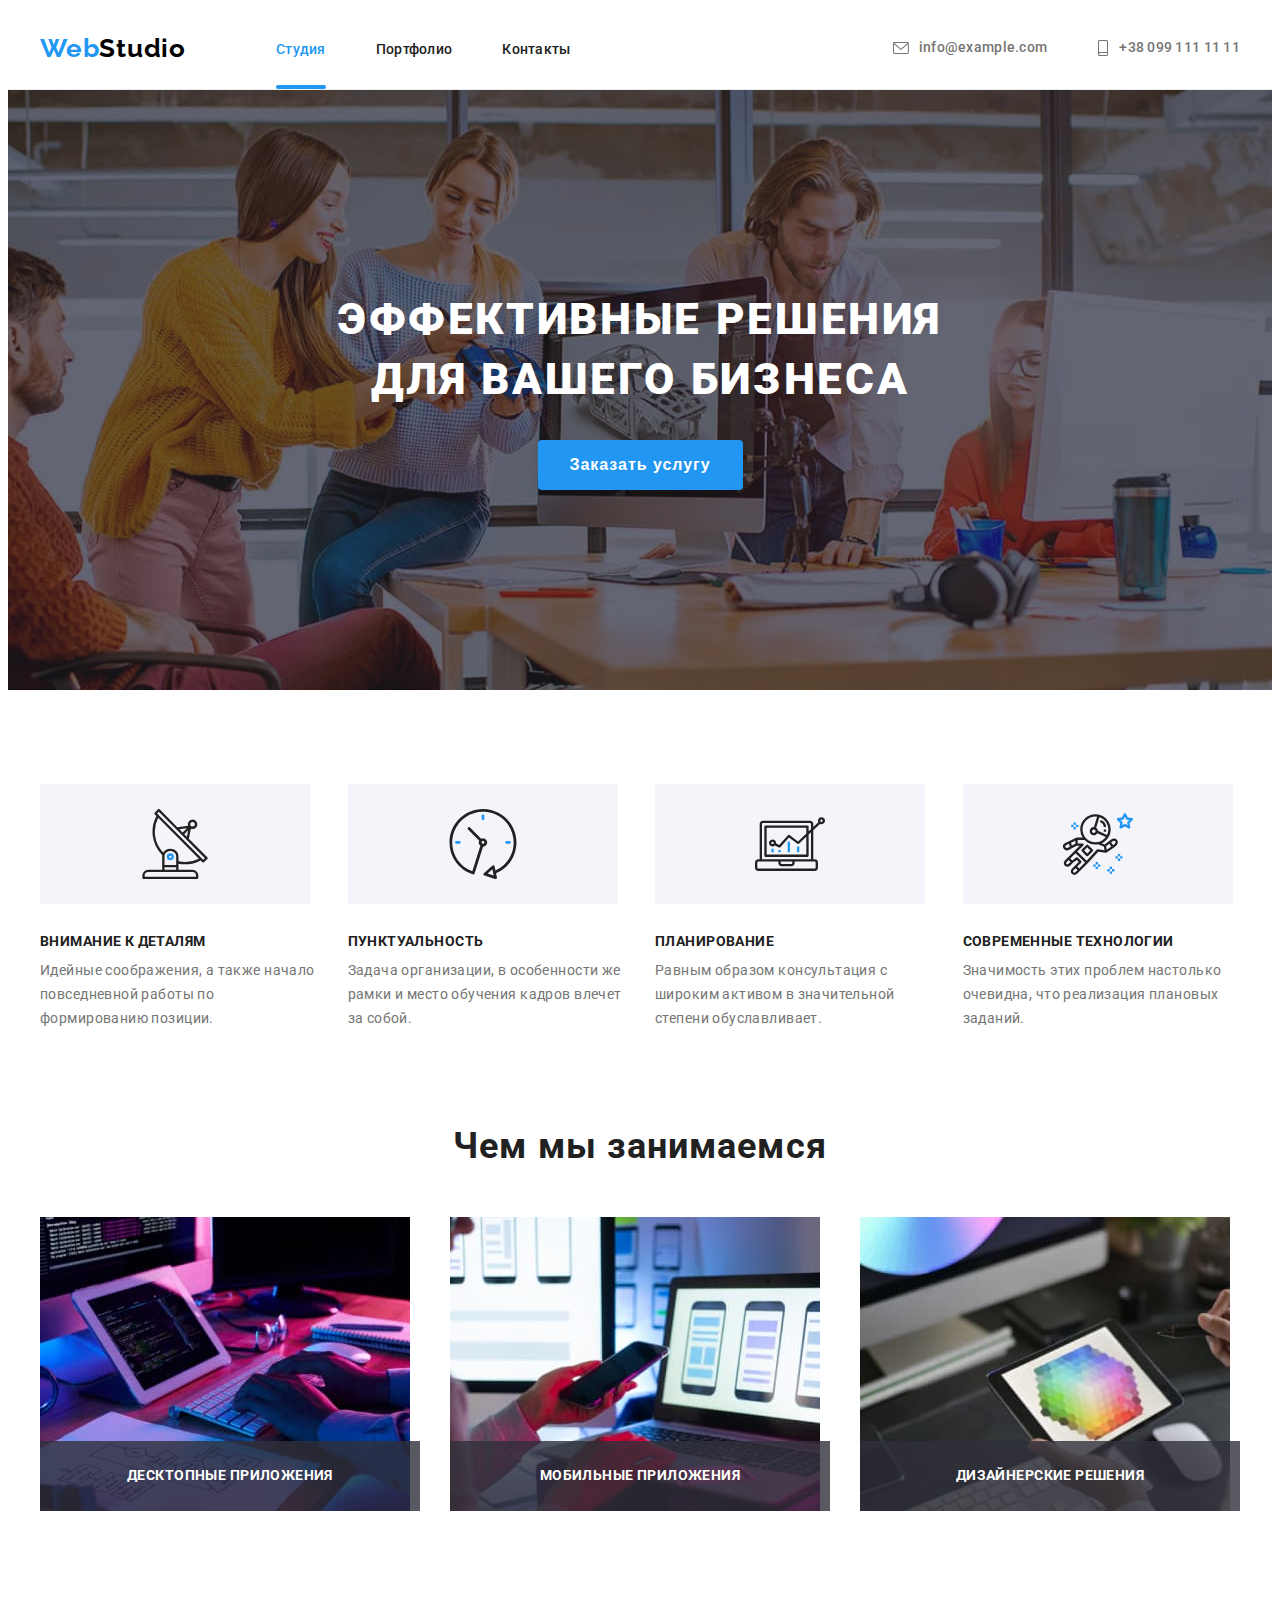
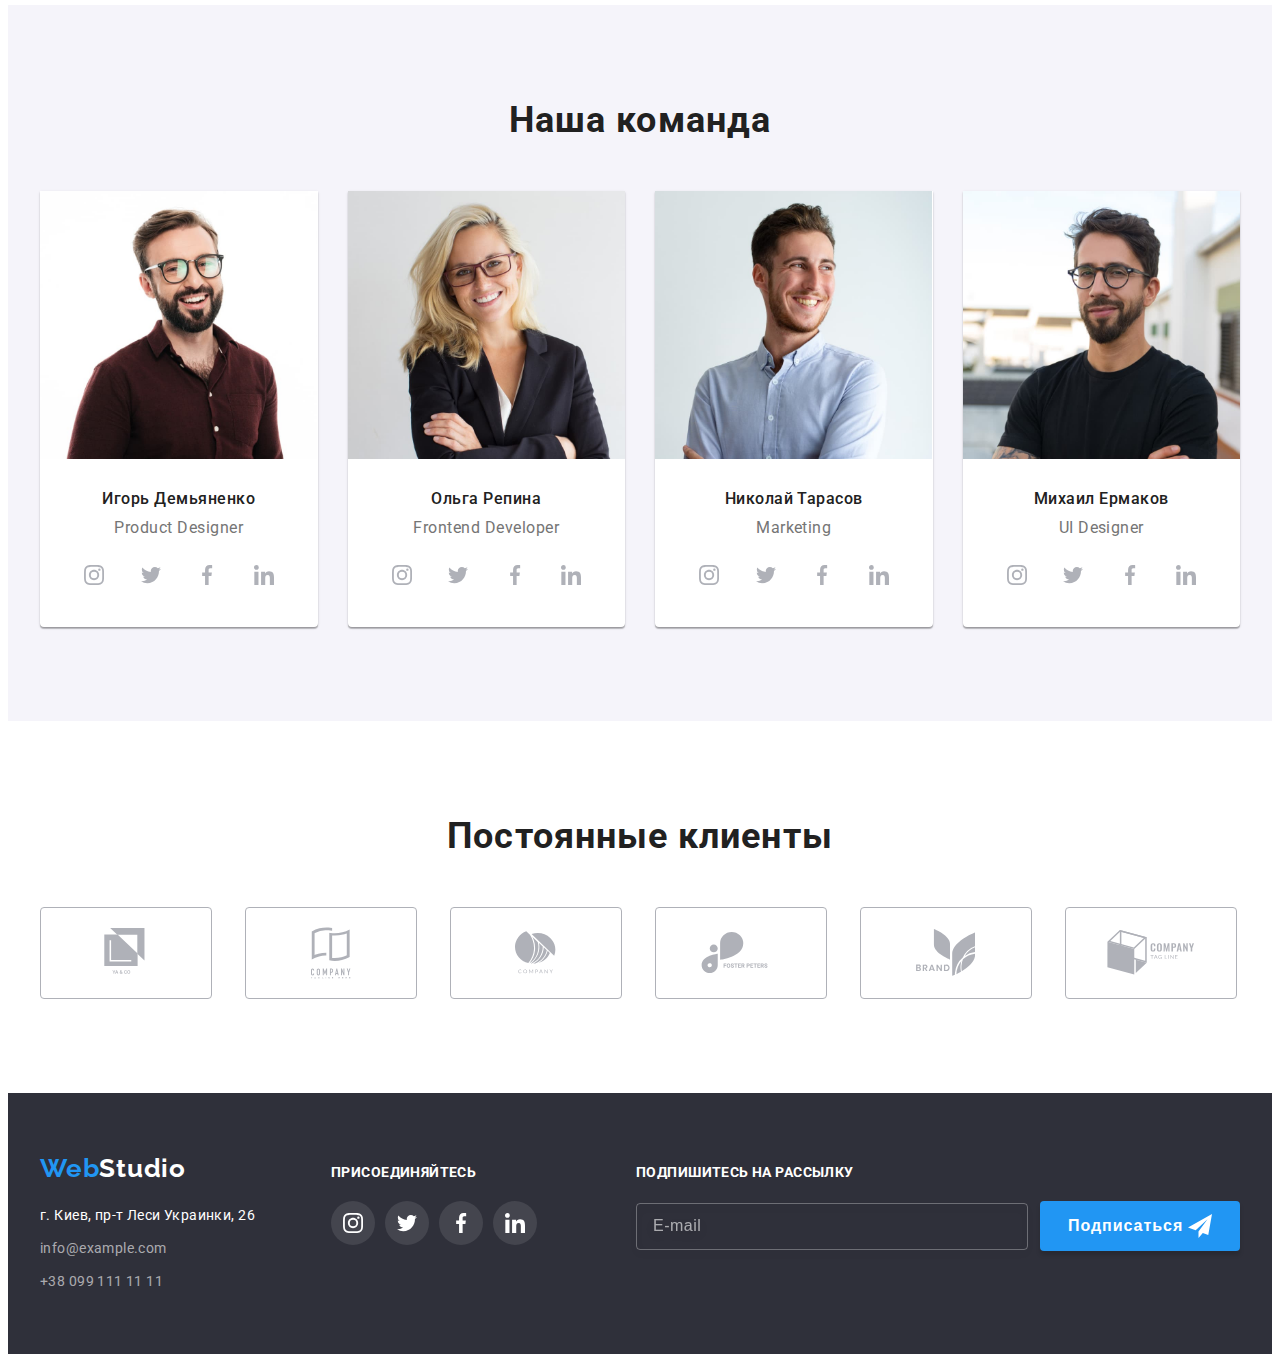
<file: index.html>
<!DOCTYPE html>
<html lang="ru">
<head>
    <meta charset="UTF-8">
    <meta http-equiv="X-UA-Compatible" content="IE=edge">
    <meta name="viewport" content="width=device-width, initial-scale=1.0">
    <title>WebStudio</title>
    <link rel="stylesheet" href="https://cdnjs.cloudflare.com/ajax/libs/modern-normalize/1.0.0/modern-normalize.css" integrity="sha512-Zx6MlUMKSVJoQ+83OwhdILe8cSEsCzfqThJd7J/VA2UrK6Ctj85p+xzqfyuNXE5B1k25uUdmJ2OzItbBy9GHAQ==" crossorigin="anonymous" />
    <link rel="preconnect" href="https://fonts.gstatic.com">
    <link href="https://fonts.googleapis.com/css2?family=Raleway:wght@700&family=Roboto:wght@400;500;700;900&display=swap" rel="stylesheet">
    <link rel="stylesheet" href="./css/main.min.css">
</head>
<body>
    <header class="header">
        <div class="container">
            <nav class="navigation">
                <a class="link navigation__logo" href="./index.html" lang="en">Web<span class="navigation__logo-dark">Studio</span></a>
                <ul class="list navigation__list">
                    <li class="navigation__item">
                        <a class="link navigation__link navigation__link-active" href="./index.html">Студия</a>
                    </li>
                    <li class="navigation__item">
                        <a class="link navigation__link" href="./portfolio.html">Портфолио</a>
                    </li>
                    <li class="navigation__item">
                        <a class="link navigation__link" href="">Контакты</a>
                    </li>
                </ul>
            </nav>
            <ul class="list contacts__list">
                <li class="contacts__item"><a class="link contacts__link" href="mailto:info@example.com" lang="en">
                    <svg class="contacts__icon-mail">
                        <use href="./img/icons.svg#envelope" width=16px height=12px></use>
                    </svg>info@example.com</a></li>
                <li class="contacts__item"><a class="link contacts__link" href="tel:+380991111111"><svg class="contacts__icon-tel">
                    <use href="./img/icons.svg#smartphone" width=12px height=16px></use>
                </svg>+38 099 111 11 11</a></li>
            </ul>           
        </div>
    </header>
    <main>
    <!--HERO-->
        <section class="hero">
            <div class="container hero__container">
                <h1 class="hero__title">Эффективные решения для вашего бизнеса</h1>
                <button class="hero__btn" type="button" data-modal-open>Заказать услугу</button>
            </div>
            
        </section>
    <!--ADVANTAGE-->
        <section class="advantage">
            <div class="container">
                <h2 class="visually-hidden">Advantage</h2>
                <ul class="list advantage__list">
                    <li class="advantage__item">
                        <div class="advantage__img">
                            <svg width=70px height=70px>
                                <use href="./img/icons.svg#antenna"></use>
                            </svg>
                        </div>
                        <h3 class="advantage__title">Внимание к деталям</h3>
                        <p class="advantage__text">Идейные соображения, а также начало повседневной работы по формированию позиции.</p>
                    </li>
                    <li class="advantage__item">
                        <div class="advantage__img">
                            <svg width=70px height=70px>
                                <use href="./img/icons.svg#clock"></use>
                            </svg>
                        </div>
                        <h3 class="advantage__title">Пунктуальность</h3>
                        <p class="advantage__text">Задача организации, в особенности же рамки и место обучения кадров влечет за собой.</p>
                    </li>
                    <li class="advantage__item">
                        <div class="advantage__img">
                            <svg width=70px height=70px>
                                <use href="./img/icons.svg#diagram"></use>
                            </svg>
                        </div>
                        <h3 class="advantage__title">Планирование</h3>
                        <p class="advantage__text">Равным образом консультация с широким активом в значительной степени обуславливает.</p>
                    </li>
                    <li class="advantage__item">
                        <div class="advantage__img">
                            <svg width=70px height=70px>
                                <use href="./img/icons.svg#astronaut"></use>
                            </svg>
                        </div>
                        <h3 class="advantage__title">Современные технологии</h3>
                        <p class="advantage__text">Значимость этих проблем настолько очевидна, что реализация плановых заданий.</p>
                    </li>
                </ul>
            </div>
        </section>
    <!--GALLERY-->
        <section class="gallery">
            <div class="container">
                <h2 class="title title__section">Чем мы занимаемся</h2>
                <ul class="list gallery__list">
                    <li class="gallery__item">
                        <img src="./img/gallery/img-1.jpg" alt="Написание кода сайта">
                        <div class="gallery__box">
                            <p class="gallery__description">Десктопные приложения</p>
                        </div>
                    </li>
                    <li class="gallery__item">
                        <img src="./img/gallery/img-2.jpg" alt="Тестирование сайта на смартфоне">
                        <div class="gallery__box">
                            <p class="gallery__description">Мобильные приложения</p>
                        </div>
                    </li>
                    <li class="gallery__item">
                        <img src="./img/gallery/img-3.jpg" alt="Палитра цветов на планшете">
                        <div class="gallery__box">
                            <p class="gallery__description">Дизайнерские решения</p>
                        </div>
                    </li>
                </ul>
            </div>
        </section>
    <!--TEAM-->
        <section class="team section">
            <div class="container">
                <h2 class="title title__section">Наша команда</h2>
                <ul class="list team__list">
                    <li class="team__item">
                        <img src="./img/team/img-t-1.jpg" alt="Мужчина в бордовой рубашке с бородой">
                        <div class="team__box">
                            <h3 class="team__name">Игорь Демьяненко</h3>
                            <p class="team__position" lang="en">Product Designer</p>
                            <ul class="list social__list">
                                <li class="social__item">
                                    <a href="" class="social__link link">
                                        <svg class="social__icon" width=20px height=20px>
                                            <use href="./img/icons.svg#instagram"></use>
                                        </svg>
                                    </a>
                                </li>
                                <li class="social__item">
                                    <a href="" class="social__link link">
                                        <svg class="social__icon" width=20px height=20px>
                                            <use href="./img/icons.svg#twitter"></use>
                                        </svg>
                                    </a>
                                </li>
                                <li class="social__item">
                                    <a href="" class="social__link link">
                                        <svg class="social__icon" width=20px height=20px>
                                            <use href="./img/icons.svg#facebook"></use>
                                        </svg>
                                    </a>
                                </li>
                                <li class="social__item">
                                    <a href="" class="social__link link">
                                        <svg class="social__icon" width=20px height=20px>
                                            <use href="./img/icons.svg#linkedin"></use>
                                        </svg>
                                    </a>
                                </li>
                            </ul>
                        </div>
                    </li>
                    <li class="team__item">
                        <img src="./img/team/img-t-2.jpg" alt="Женщина в черном пиджаке и очках">
                        <div class="team__box">
                            <h3 class="team__name">Ольга Репина</h3>
                            <p class="team__position" lang="en">Frontend Developer</p>
                            <ul class="list social__list">
                                <li class="social__item">
                                    <a href="" class="social__link link">
                                        <svg class="social__icon" width=20px height=20px>
                                            <use href="./img/icons.svg#instagram"></use>
                                        </svg>
                                    </a>
                                </li>
                                <li class="social__item">
                                    <a href="" class="social__link link">
                                        <svg class="social__icon" width=20px height=20px>
                                            <use href="./img/icons.svg#twitter"></use>
                                        </svg>
                                    </a>
                                </li>
                                <li class="social__item">
                                    <a href="" class="social__link link">
                                        <svg class="social__icon" width=20px height=20px>
                                            <use href="./img/icons.svg#facebook"></use>
                                        </svg>
                                    </a>
                                </li>
                                <li class="social__item">
                                    <a href="" class="social__link link">
                                        <svg class="social__icon" width=20px height=20px>
                                            <use href="./img/icons.svg#linkedin"></use>
                                        </svg>
                                    </a>
                                </li>
                            </ul>
                        </div>
                    </li>
                    <li class="team__item">
                        <img src="./img/team/img-t-3.jpg" alt="Мужчина в голубой рубакше">
                        <div class="team__box">
                            <h3 class="team__name">Николай Тарасов</h3>
                            <p class="team__position" lang="en">Marketing</p>
                            <ul class="list social__list">
                                <li class="social__item">
                                    <a href="" class="social__link link">
                                        <svg class="social__icon" width=20px height=20px>
                                            <use href="./img/icons.svg#instagram"></use>
                                        </svg>
                                    </a>
                                </li>
                                <li class="social__item">
                                    <a href="" class="social__link link">
                                        <svg class="social__icon" width=20px height=20px>
                                            <use href="./img/icons.svg#twitter"></use>
                                        </svg>
                                    </a>
                                </li>
                                <li class="social__item">
                                    <a href="" class="social__link link">
                                        <svg class="social__icon" width=20px height=20px>
                                            <use href="./img/icons.svg#facebook"></use>
                                        </svg>
                                    </a>
                                </li>
                                <li class="social__item">
                                    <a href="" class="social__link link">
                                        <svg class="social__icon" width=20px height=20px>
                                            <use href="./img/icons.svg#linkedin"></use>
                                        </svg>
                                    </a>
                                </li>
                            </ul>
                        </div>
                    </li>
                    <li class="team__item">
                        <img src="./img/team/img-t-4.jpg" alt="Мужчина в очках, черной футболке и с бородой">
                        <div class="team__box">
                            <h3 class="team__name">Михаил Ермаков</h3>
                            <p class="team__position" lang="en">UI Designer</p>
                            <ul class="list social__list">
                                <li class="social__item">
                                    <a href="" class="social__link link">
                                        <svg class="social__icon" width=20px height=20px>
                                            <use href="./img/icons.svg#instagram"></use>
                                        </svg>
                                    </a>
                                </li>
                                <li class="social__item">
                                    <a href="" class="social__link link">
                                        <svg class="social__icon" width=20px height=20px>
                                            <use href="./img/icons.svg#twitter"></use>
                                        </svg>
                                    </a>
                                </li>
                                <li class="social__item">
                                    <a href="" class="social__link link">
                                        <svg class="social__icon" width=20px height=20px>
                                            <use href="./img/icons.svg#facebook"></use>
                                        </svg>
                                    </a>
                                </li>
                                <li class="social__item">
                                    <a href="" class="social__link link">
                                        <svg class="social__icon" width=20px height=20px>
                                            <use href="./img/icons.svg#linkedin"></use>
                                        </svg>
                                    </a>
                                </li>
                            </ul>
                        </div>
                    </li>
                </ul>
            </div>
        </section>
        <section class="section customers">
            <div class="container">
                <h2 class="title title__section">Постоянные клиенты</h2>
                <ul class="list customers__list">
                    <li class="customers__item">
                        <a class="customers__link" href="">
                            <svg class="customers__icon" width=45px height=49px>
                                <use href="./img/icons.svg#first-company"></use>
                            </svg>
                        </a>
                    </li>
                    <li class="customers__item">
                        <a class="customers__link" href="">
                            <svg class="customers__icon" width=40px height=52px>
                                <use href="./img/icons.svg#second-company"></use>
                            </svg>
                        </a>
                    </li>
                    <li class="customers__item">
                        <a class="customers__link" href="">
                            <svg class="customers__icon" width=41px height=43px>
                                <use href="./img/icons.svg#third-company"></use>
                            </svg>
                        </a>
                    </li>
                    <li class="customers__item">
                        <a class="customers__link" href="">
                            <svg class="customers__icon" width=80px height=42px>
                                <use href="./img/icons.svg#fourth-company"></use>
                            </svg>
                        </a>
                    </li>
                    <li class="customers__item">
                        <div class="customers-img-box">
                        <a class="customers__link" href="">
                            <svg class="customers__icon" width=59px height=47px>
                                <use href="./img/icons.svg#fifth-company"></use>
                            </svg>
                        </a>
                        </div>
                    </li>
                    <li class="customers__item">
                        <a class="customers__link" href="">
                            <svg class="customers__icon" width=88px height=45px>
                               <use href="./img/icons.svg#sixth-company"></use>
                            </svg>
                        </a>
                    </li>
                </ul>
            </div>
        </section>
    </main>
    <footer class="footer">
        <div class="container footer__container">
            <div class="footer__address">
            <a class="link navigation__logo footer__logo" href="./index.html" lang="en">Web<span class="navigation__logo-white">Studio</span></a>
            <address class="footer__contact">
                <ul class="list footer__contact__list">
                    <li class="footer__contact__item">
                        <a class="link footer__contact__location" href="https://goo.gl/maps/8V9FkgbPoYz4gnN9A" target="_blank" rel="noopener noreferrer">г. Киев, пр-т Леси Украинки, 26</a>
                    </li>
                    <li class="footer__contact__item">
                        <a class="link footer__contact__link" href="mailto:info@example.com" lang="en">info@example.com</a>
                    </li>
                    <li class="footer__contact__item">
                        <a class="link footer__contact__link" href="tel:+380991111111">+38 099 111 11 11</a>
                    </li>
                </ul>
            </address>
            </div>
            <div class="footer__social">
            <b class="footer__title">присоединяйтесь</b>
            <ul class="list social__list">
                <li class="social__item">
                    <a href="" class="link social__link social__link-dark">
                        <svg class="social__icon social__icon-dark" width=20px height=20px>
                            <use href="./img/icons.svg#instagram"></use>
                        </svg>
                    </a>
                </li>
                <li class="social__item">
                    <a href="" class="link social__link social__link-dark">
                        <svg class="social__icon social__icon-dark" width=20px height=20px>
                            <use href="./img/icons.svg#twitter"></use>
                        </svg>
                    </a>
                </li>
                <li class="social__item">
                    <a href="" class="link social__link social__link-dark">
                        <svg class="social__icon social__icon-dark" width=20px height=20px>
                            <use href="./img/icons.svg#facebook"></use>
                        </svg>
                    </a>
                </li>
                <li class="social__item">
                    <a href="" class="link social__link social__link-dark">
                        <svg class="social__icon social__icon-dark" width=20px height=20px>
                            <use href="./img/icons.svg#linkedin"></use>
                        </svg>
                    </a>
                </li>
            </ul>
            </div>
            <div class="footer__form">
                <b class="footer__title">Подпишитесь на рассылку</b>
                <form class="form">
                    <label class="form__field">
                        <input type="email" class="form__input" name="e-mail" placeholder="E-mail">
                    </label>
                    <button class="modal__btn-footer" type="submit">Подписаться
                        <svg class="button-send-icon" width=24px height=24px>
                            <use href="./img/icons.svg#send"></use>
                        </svg>
                    </button>
                </form>
            </div>
        </div>
    </footer>
        <div class="backdrop is-hidden" data-modal>
            <div class="modal">
                <button class="modal__btn--close" type="button" data-modal-close>
                    <svg width=18px height=18px>
                        <use href="./img/icons.svg#close"></use>
                    </svg>
                </button>
                <b class="modal__title">Оставьте свои данные, мы вам перезвоним</b>
                <form action="#" class="modal__form" autocomplete="off">
                    <label class="modal__label">
                        <span class="modal__text">Имя</span>
                        <span class="modal__wrapper">
                            <input type="text" class="modal__input" name="name" required>
                            <svg class="modal__icon" width=18px height=18px>
                                <use href="./img/icons.svg#name"></use>
                            </svg>
                        </span>
                    </label>
                    <label class="modal__label">
                        <span class="modal__text">Телефон</span>
                        <span class="modal__wrapper">
                            <input type="tel" class="modal__input" name="tel" required>
                            <svg class="modal__icon" width=18px height=18px>
                                 <use href="./img/icons.svg#tel"></use>
                            </svg>
                        </span>
                    </label>
                    <label class="modal__label">
                        <span class="modal__text">Почта</span>
                        <span class="modal__wrapper">
                        <input type="email" class="modal__input" name="mail">
                            <svg class="modal__icon" width=18px height=18px>
                                <use href="./img/icons.svg#mail"></use>
                            </svg>
                        </span>
                      </label>
                      <label class="modal__label modal__wrapper">
                        <span class="modal__text">Комментарий</span>
                        <textarea name="comment" class="modal__input comment" placeholder="Введите текст"></textarea>
                      </label>
                      <div class="contract">`
                        <input type="checkbox" id="contract-terms" name="contract-terms" class="contract__terms visually-hidden">
                        <label for="contract-terms" class="contract__terms--desc">Соглашаюсь с рассылкой и принимаю&nbsp;<a href="" class="link contract__link">Условия договора</a></label>
                      </div>
                    <button type="submit" class="modal__send">Отправить</button>
                </form>
            </div>
        </div>
    <script src="./js/modal.js"></script>
</body>
</html>
</file>
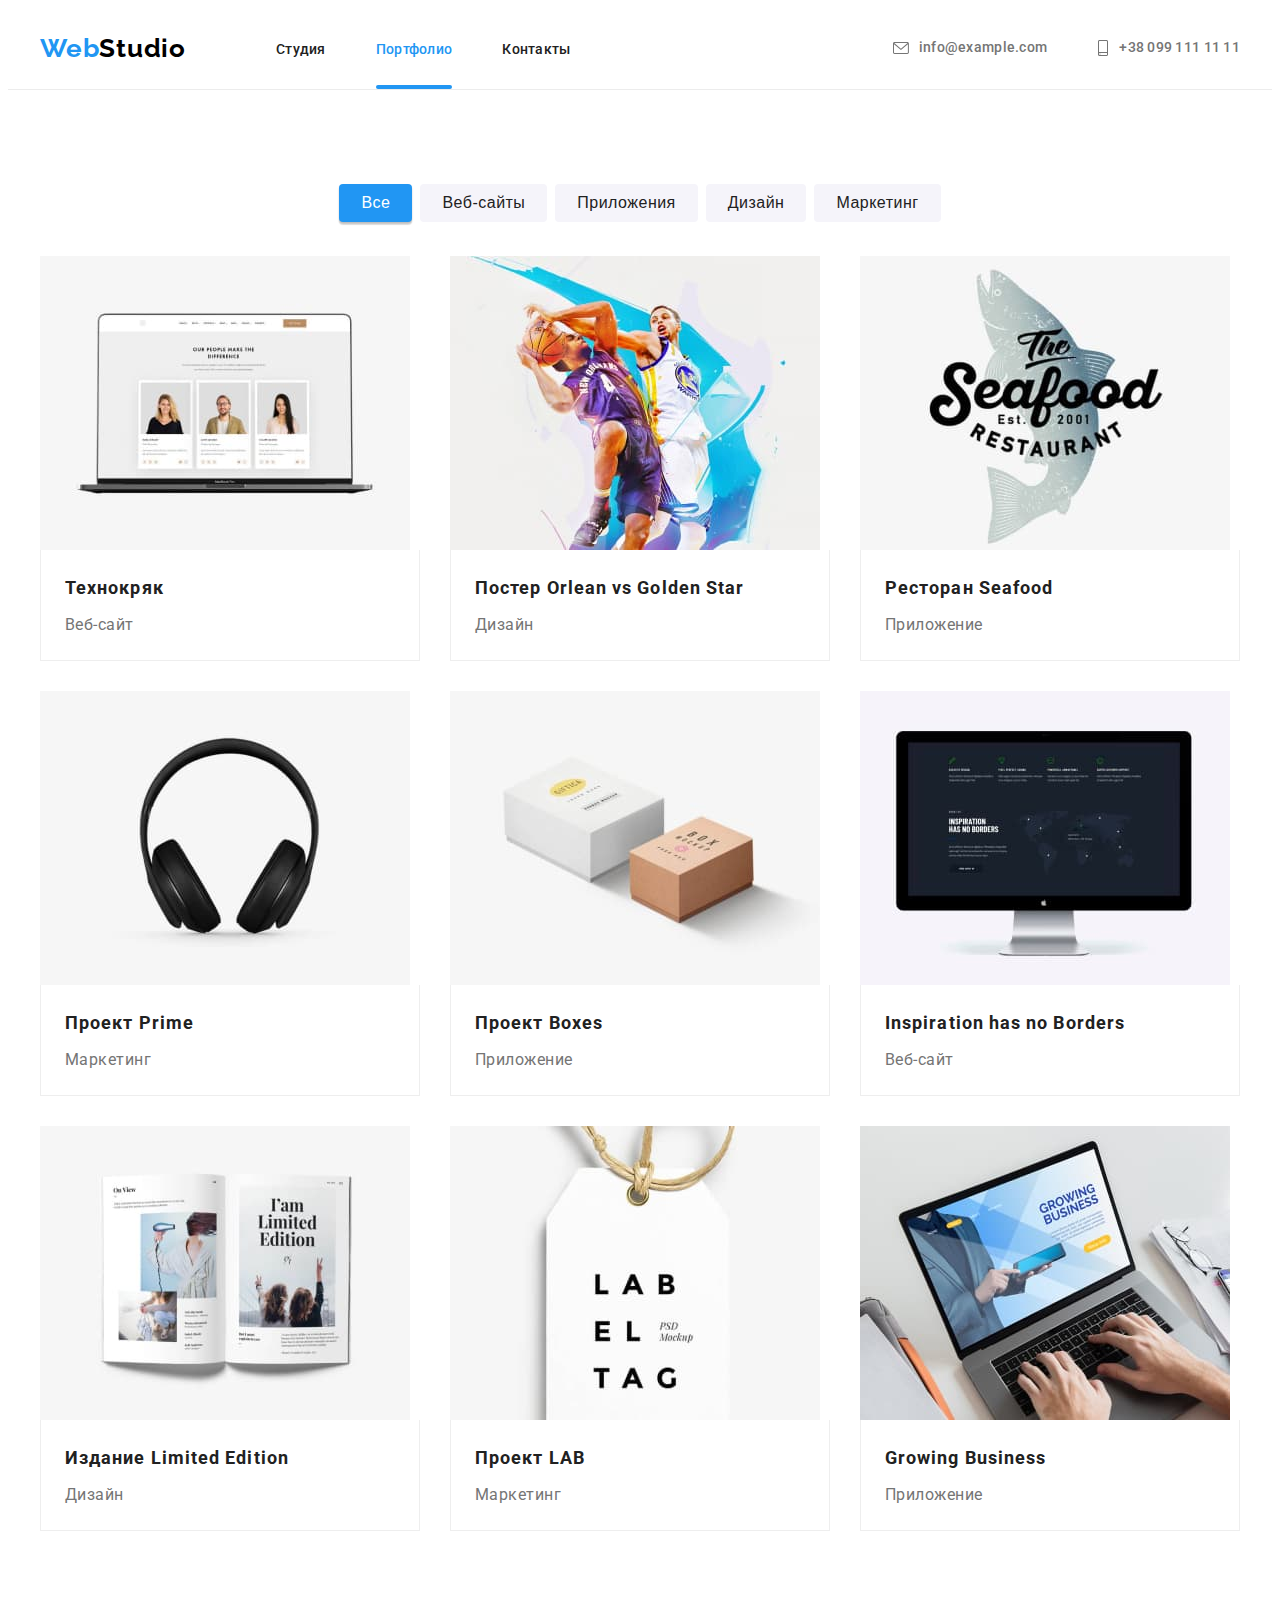
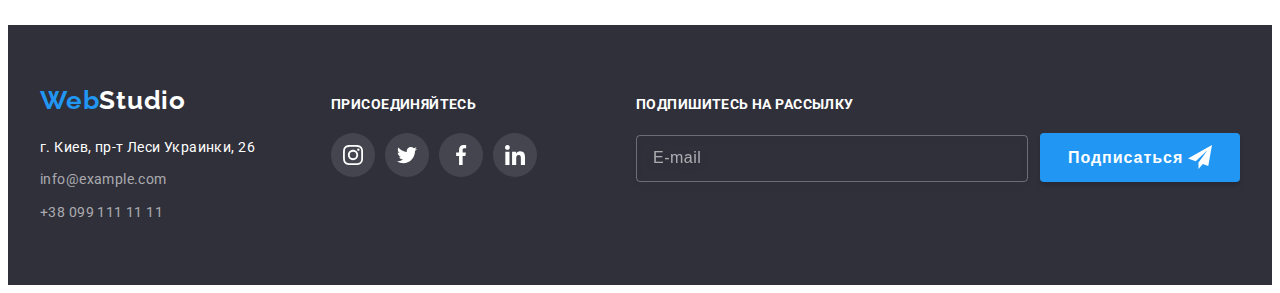
<file: portfolio.html>
<!DOCTYPE html>
<html lang="ru">
<head>
    <meta charset="UTF-8">
    <meta http-equiv="X-UA-Compatible" content="IE=edge">
    <meta name="viewport" content="width=device-width, initial-scale=1.0">
    <title>Portfolio</title>
    <link rel="stylesheet" href="https://cdnjs.cloudflare.com/ajax/libs/modern-normalize/1.0.0/modern-normalize.css" integrity="sha512-Zx6MlUMKSVJoQ+83OwhdILe8cSEsCzfqThJd7J/VA2UrK6Ctj85p+xzqfyuNXE5B1k25uUdmJ2OzItbBy9GHAQ==" crossorigin="anonymous" />
    <link rel="preconnect" href="https://fonts.gstatic.com">
    <link href="https://fonts.googleapis.com/css2?family=Raleway:wght@700&family=Roboto:wght@400;500;700;900&display=swap" rel="stylesheet">
    <link rel="stylesheet" href="./css/main.min.css">
</head>
<body>
    <header class="header">
        <div class="container">
            <nav class="navigation">
                <a class="link navigation__logo" href="./index.html" lang="en">Web<span class="navigation__logo-dark">Studio</span></a>
                <ul class="list navigation__list">
                    <li class="navigation__item">
                        <a class="link navigation__link" href="./index.html">Студия</a>
                    </li>
                    <li class="navigation__item">
                        <a class="link navigation__link navigation__link-active" href="./portfolio.html">Портфолио</a>
                    </li>
                    <li class="navigation__item">
                        <a class="link navigation__link" href="">Контакты</a>
                    </li>
                </ul>
            </nav>
            <ul class="list contacts__list">
                <li class="contacts__item"><a class="link contacts__link" href="mailto:info@example.com" lang="en">
                        <svg class="contacts__icon-mail">
                            <use href="./img/icons.svg#envelope" width=16px height=12px></use>
                        </svg>info@example.com</a></li>
                <li class="contacts__item"><a class="link contacts__link" href="tel:+380991111111"><svg class="contacts__icon-tel">
                            <use href="./img/icons.svg#smartphone" width=12px height=16px></use>
                        </svg>+38 099 111 11 11</a></li>
            </ul>
        </div>
    </header>
    <main>
    <!--WORK CATEGORIES-->
    <section class="work__categories">
        <div class="container">
    <!--FILTER BUTTONS-->
            <h1 class="visually-hidden">Портфолио</h1>
            <ul class="list filter__list">
                <li class="filter__item">
                    <button class="filter__button filter__button-active" type="button">Все</button>
                </li>
                <li class="filter__item">
                    <button class="filter__button" type="button">Веб-сайты</button>
                </li>
                <li class="filter__item">
                    <button class="filter__button" type="button">Приложения</button>
                </li>
                <li class="filter__item">
                    <button class="filter__button" type="button">Дизайн</button>
                </li>
                <li class="filter__item">
                    <button class="filter__button" type="button">Маркетинг</button>
                </li>
            </ul>
            <ul class="list project__list">
                <li class="project__item">
                    <a class="link project__link" href="">
                        <div class="project__thumb">
                            <img src="./img/work-categories/img-work-categories-1.jpg" alt="Ноутбук с открытым сайтом">
                            <p class="overlay">Технокряк это современная площадка распространения коронавируса. Компании используют эту платформу для цифрового шпионажа и атак на защищённые сервера конкурентов.</p>
                        </div>
                        <div class="project__description">
                            <h2 class="project__title">Технокряк</h2>
                            <p class="project__product">Веб-сайт</p>
                        </div>
                    </a>
                </li>
                <li class="project__item">
                    <a class="link project__link" href="">
                        <div class="project__thumb">
                            <img src="./img/work-categories/img-work-categories-2.jpg" alt="Два баскетболиста с мячом">
                                <p class="overlay">Технокряк это современная площадка распространения коронавируса. Компании используют эту платформу для цифрового шпионажа и атак на защищённые сервера конкурентов.</p>
                        </div>
                        <div class="project__description">
                            <h2 class="project__title">Постер <span lang="en">Orlean vs Golden Star</span></h2>
                            <p class="project__product">Дизайн</p>
                        </div>
                    </a>
                </li>
                <li class="project__item">
                    <a class="link project__link" href="">
                        <div class="project__thumb">
                            <img src="./img/work-categories/img-work-categories-3.jpg" alt="Логотип ресторана">
                            <p class="overlay">Технокряк это современная площадка распространения коронавируса. Компании используют эту платформу для цифрового шпионажа и атак на защищённые сервера конкурентов.</p>
                        </div>
                        <div class="project__description">
                            <h2 class="project__title">Ресторан <span lang="en">Seafood</span></h2>
                            <p class="project__product">Приложение</p>
                        </div>
                    </a>
                </li>
                <li class="project__item">
                    <a class="link project__link" href="">
                        <div class="project__thumb">
                            <img src="./img/work-categories/img-work-categories-4.jpg" alt="Наушники">
                            <p class="overlay">Технокряк это современная площадка распространения коронавируса. Компании используют эту платформу для цифрового шпионажа и атак на защищённые сервера конкурентов.</p>
                        </div>
                        <div class="project__description">
                            <h2 class="project__title">Проект <span lang="en">Prime</span></h2>
                            <p class="project__product">Маркетинг</p>
                        </div>
                    </a>
                </li>
                <li class="project__item">
                    <a class="link project__link" href="">
                        <div class="project__thumb">
                            <img src="./img/work-categories/img-work-categories-5.jpg" alt="Две небольших коробки">
                            <p class="overlay">Технокряк это современная площадка распространения коронавируса. Компании используют эту платформу для цифрового шпионажа и атак на защищённые сервера конкурентов.</p>
                        </div>
                        <div class="project__description">
                            <h2 class="project__title">Проект <span lang="en">Boxes</span></h2>
                            <p class="project__product">Приложение</p>
                        </div>
                    </a>
                </li>
                <li class="project__item">
                    <a class="link project__link" href="">
                        <div class="project__thumb">
                            <img src="./img/work-categories/img-work-categories-6.jpg" alt="Монитор с открытым сайтом">
                            <p class="overlay">Технокряк это современная площадка распространения коронавируса. Компании используют эту платформу для цифрового шпионажа и атак на защищённые сервера конкурентов.</p>
                        </div>
                        <div class="project__description">
                            <h2 class="project__title" lang="en">Inspiration has no Borders</h2>
                            <p class="project__product">Веб-сайт</p>
                        </div>
                    </a>
                </li>
                <li class="project__item">
                    <a class="link project__link" href="">
                        <div class="project__thumb">
                            <img src="./img/work-categories/img-work-categories-7.jpg" alt="Развернутая книга с изображениями">
                            <p class="overlay">Технокряк это современная площадка распространения коронавируса. Компании используют эту платформу для цифрового шпионажа и атак на защищённые сервера конкурентов.</p>
                        </div>
                        <div class="project__description">
                            <h2 class="project__title">Издание <span lang="en">Limited Edition</span></h2>
                            <p class="project__product">Дизайн</p>
                        </div>
                    </a>
                </li>
                <li class="project__item">
                    <a class="link project__link" href="">
                        <div class="project__thumb">
                            <img src="./img/work-categories/img-work-categories-8.jpg"alt="Бирка на веревочке с логотипом проэкта">
                            <p class="overlay">Технокряк это современная площадка распространения коронавируса. Компании используют эту платформу для цифрового шпионажа и атак на защищённые сервера конкурентов.</p>
                        </div>
                        <div class="project__description">
                            <h2 class="project__title">Проект <span lang="en">LAB</span></h2>
                            <p class="project__product">Маркетинг</p>
                        </div>
                    </a>
                </li>
                <li class="project__item">
                    <a class="link project__link" href="">
                        <div class="project__thumb">
                            <img src="./img/work-categories/img-work-categories-9.jpg" alt="Человек работает за ноутбуком с открытим приложением">
                            <p class="overlay">Технокряк это современная площадка распространения коронавируса. Компании используют эту платформу для цифрового шпионажа и атак на защищённые сервера конкурентов.</p>
                        </div>
                        <div class="project__description">
                            <h2 class="project__title" lang="en">Growing Business</h2>
                            <p class="project__product">Приложение</p>
                        </div>
                    </a>
                </li>
            </ul>
        </div>
    </section>
    </main>
    <footer class="footer">
        <div class="container footer__container">
            <div class="footer__address">
                <a class="link navigation__logo footer__logo" href="./index.html" lang="en">Web<span
                        class="navigation__logo-white">Studio</span></a>
                <address class="footer__contact">
                    <ul class="list footer__contact__list">
                        <li class="footer__contact__item">
                            <a class="link footer__contact__location" href="https://goo.gl/maps/8V9FkgbPoYz4gnN9A"
                                target="_blank" rel="noopener noreferrer">г. Киев, пр-т Леси Украинки, 26</a>
                        </li>
                        <li class="footer__contact__item">
                            <a class="link footer__contact__link" href="mailto:info@example.com"
                                lang="en">info@example.com</a>
                        </li>
                        <li class="footer__contact__item">
                            <a class="link footer__contact__link" href="tel:+380991111111">+38 099 111 11 11</a>
                        </li>
                    </ul>
                </address>
            </div>
            <div class="footer__social">
                <b class="footer__title">присоединяйтесь</b>
                <ul class="list social__list">
                    <li class="social__item">
                        <a href="" class="link social__link social__link-dark">
                            <svg class="social__icon social__icon-dark" width=20px height=20px>
                                <use href="./img/icons.svg#instagram"></use>
                            </svg>
                        </a>
                    </li>
                    <li class="social__item">
                        <a href="" class="link social__link social__link-dark">
                            <svg class="social__icon social__icon-dark" width=20px height=20px>
                                <use href="./img/icons.svg#twitter"></use>
                            </svg>
                        </a>
                    </li>
                    <li class="social__item">
                        <a href="" class="link social__link social__link-dark">
                            <svg class="social__icon social__icon-dark" width=20px height=20px>
                                <use href="./img/icons.svg#facebook"></use>
                            </svg>
                        </a>
                    </li>
                    <li class="social__item">
                        <a href="" class="link social__link social__link-dark">
                            <svg class="social__icon social__icon-dark" width=20px height=20px>
                                <use href="./img/icons.svg#linkedin"></use>
                            </svg>
                        </a>
                    </li>
                </ul>
            </div>
            <div class="footer__form">
                <b class="footer__title">Подпишитесь на рассылку</b>
                <form class="form">
                    <label class="form__field">
                        <input type="email" class="form__input" name="e-mail" placeholder="E-mail">
                    </label>
                    <button class="modal__btn-footer" type="submit">Подписаться
                        <svg class="button-send-icon" width=24px height=24px>
                            <use href="./img/icons.svg#send"></use>
                        </svg>
                    </button>
                </form>
            </div>
        </div>
    </footer>
</body>
</html>
</file>
<file: css/main.min.css>
:root{--main-font: 'Roboto', sans-serif;--secondary-font: 'Raleway', sans-serif;--accent-color: #2196f3;--main-color: #ffffff;--second-color: #000;--title-color: #212121;--link-color: #757575;--background-color: #f5f4fa;--background-section-color: #2f303a;--box-shadow-color: rgba(0, 0, 0, 0.15);--contact-info-conection-color: rgba(255, 255, 255, 0.6);--line-color: #ececec;--project-color: #eeeeee;--border-color: #afb1b8;--section-pt: 94px;--section-pb: 94px;--animation-timing-function: cubic-bezier(0.4, 0, 0.2, 1)}.visually-hidden{position:absolute !important;clip:rect(1px 1px 1px 1px);clip:rect(1px, 1px, 1px, 1px);padding:0 !important;border:0 !important;height:1px !important;width:1px !important;overflow:hidden}body{font-family:var(--main-font);background-color:var(--main-color)}h1,h2,h3,h4,h5,h6,p{margin:0}ul,ol{margin:0;padding:0}img{display:block;max-width:100%}.link{text-decoration:none}.list{list-style:none}.container{width:1200px;margin:0 auto;padding-left:15px;padding-right:15px}.header .container{display:flex;align-items:center}.backdrop{position:fixed;top:0;left:0;opacity:1;width:100%;height:100%;background-color:rgba(0,0,0,0.2);transition:opacity 250ms var(--animation-timing-function)}.is-hidden{opacity:0;pointer-events:none}.hero__btn{font-weight:bold;font-size:16px;line-height:1.87;letter-spacing:0.06em;color:var(--main-color);cursor:pointer;background:var(--accent-color);box-shadow:0px 4px 4px var(--box-shadow-color);border-radius:4px;border-style:none;padding:10px 32px;align-self:center}.title{font-weight:bold;font-size:36px;line-height:1.17;text-align:center;letter-spacing:0.03em;color:var(--title-color)}.title__section{margin-bottom:50px}.social__list{display:flex;justify-content:space-between}.social__link{display:flex;justify-content:center;align-items:center;width:44px;height:44px;border-radius:50%;background-color:transparent;transition:background-color 250ms var(--animation-timing-function)}.social__link-dark{background-color:rgba(255,255,255,0.1)}.social__link:hover,.social__link:focus{background-color:var(--accent-color)}.social__icon{fill:var(--border-color);transition:fill 250ms var(--animation-timing-function)}.social__icon-dark{fill:var(--main-color)}.social__link:focus .social__icon,.social__link:hover .social__icon{fill:var(--main-color)}.navigation__logo{font-family:var(--secondary-font);font-weight:700;font-size:26px;line-height:1.19;letter-spacing:0.03em;color:var(--accent-color);padding-top:25px;padding-bottom:25px;margin-right:90px}.navigation__logo-dark{color:var(--second-color)}.navigation__logo-white{color:var(--main-color)}.section{padding-top:var(--section-pt);padding-bottom:var(--section-pb)}.navigation{display:flex;align-items:center}.navigation__item:not(:last-child){margin-right:50px}.navigation__list{display:flex;align-items:center}.navigation__link{position:relative;font-weight:500;font-size:14px;line-height:1.14;letter-spacing:0.02em;padding-top:32px;padding-bottom:32px;color:var(--title-color);transition:color 250ms var(--animation-timing-function)}.navigation__link-active{color:var(--accent-color)}.navigation__link-active::after{position:absolute;bottom:0;left:0;width:100%;height:4px;content:'';background-color:var(--accent-color);border-radius:2px;overflow:hidden}.navigation__link:hover,.navigation__link:focus{color:var(--accent-color)}.contacts__list{display:flex;margin-left:auto}.contacts__item:not(:last-child){margin-right:50px}.contacts__link{display:flex;align-items:center;font-weight:500;font-size:14px;line-height:1.14;letter-spacing:0.02em;padding-top:32px;padding-bottom:32px;color:var(--link-color);fill:var(--link-color);transition:color 250ms,fill 250ms var(--animation-timing-function)}.contacts__link:hover,.contacts__link:focus{color:var(--accent-color);fill:var(--accent-color)}.contacts__icon-mail{margin-right:10px;width:16px;height:12px}.contacts__icon-tel{margin-right:10px;width:12px;height:16px}.form__field{position:relative}.form__input{width:358px;margin-right:8px;color:var(--main-color);border:1px solid rgba(255,255,255,0.3);filter:drop-shadow(0px 4px 4px rgba(0,0,0,0.15));border-radius:4px;background-color:transparent;padding:15px 16px;outline:none}.form__input::placeholder{font-size:16px;line-height:1.25;letter-spacing:0.03em;color:rgba(255,255,255,0.6)}.modal__btn-footer{display:inline-flex;justify-content:space-between;align-items:center;min-width:200px;font-weight:bold;font-size:16px;line-height:1.87;letter-spacing:0.06em;color:var(--main-color);cursor:pointer;background:var(--accent-color);box-shadow:0px 4px 4px var(--box-shadow-color);border-radius:4px;border-style:none;padding:10px 28px;fill:var(--main-color)}.modal{position:absolute;top:50%;left:50%;transform:translate(-50%, -50%) scale(1);transition:transform 250ms var(--animation-timing-function);width:528px;height:582px;padding:40px;background:var(--main-color);box-shadow:0px 1px 3px rgba(0,0,0,0.12),0px 1px 1px rgba(0,0,0,0.14),0px 2px 1px rgba(0,0,0,0.2);border-radius:4px}.backdrop.is-hidden .modal{transform:translate(-50%, -50%) scale(0.9)}.modal__form{display:flex;flex-direction:column}.modal__title{display:block;text-align:center;margin-bottom:12px;font-weight:bold;font-size:20px;line-height:1.15;letter-spacing:0.03em;color:var(--title-color)}.modal__label{margin-bottom:10px}.modal__text{display:block;margin-bottom:4px;font-size:12px;line-height:1.17;letter-spacing:0.01em;color:var(--link-color)}.modal__input{display:block;width:100%;border:1px solid rgba(83,74,74,0.2);border-radius:4px;padding:11px 12px;padding-left:42px;outline:none;transition:border-color 250ms var(--animation-timing-function)}.modal__wrapper:focus-within>.modal__input{border-color:var(--accent-color)}.modal__wrapper{position:relative;display:block}.modal__icon{position:absolute;top:50%;left:12px;transform:translateY(-50%);transition:fill 250ms var(--animation-timing-function)}.modal__wrapper:focus-within>.modal__icon{fill:var(--accent-color)}.modal__send{font-weight:bold;font-size:16px;line-height:1.87;letter-spacing:0.06em;color:var(--main-color);cursor:pointer;background:var(--accent-color);box-shadow:0px 4px 4px var(--box-shadow-color);border-radius:4px;border-style:none;padding:10px 32px;align-self:center}.comment{resize:none;height:120px;margin-bottom:20px;padding:12px 16px;font-size:12px;line-height:1.17;letter-spacing:0.01em}.comment::placeholder{font-size:12px;line-height:1.17;letter-spacing:0.01em;color:rgba(117,117,117,0.5)}.contract{display:flex;text-align:center}.contract__terms{margin-bottom:30px}.contract__terms--desc{display:inline-flex;align-items:center;font-size:14px;line-height:1.71;letter-spacing:0.03em;color:var(--link-color);margin-bottom:30px}.contract__terms--desc::before{display:block;content:'';width:16px;height:15px;margin-right:8px;border:2px solid var(--title-color);border-radius:2px;cursor:pointer;transition:background-color 250ms var(--animation-timing-function),background-image 250ms var(--animation-timing-function),border-color 250ms var(--animation-timing-function)}.contract__terms:focus+.contract__terms--desc::before{box-shadow:0 0 0 2px black}.contract__terms:checked+.contract__terms--desc::before{background-color:var(--accent-color);background-image:url(../img/check.svg);background-size:contain;background-origin:border-box;border-color:var(--accent-color);box-shadow:0 0 0 2px transparent}.contract__link{font-size:14px;line-height:1.71;letter-spacing:0.03em;text-decoration-line:underline;color:var(--accent-color)}.modal__btn--close{display:inline-flex;position:absolute;right:8px;top:8px;width:30px;height:30px;justify-content:center;align-items:center;padding:0;cursor:pointer;border-radius:50%;border:1px solid rgba(0,0,0,0.1);background-color:var(--main-color);transition:fill 250ms var(--animation-timing-function)}.modal__btn--close:hover,.modal__btn--close:focus{fill:var(--accent-color)}.filter__list{display:flex;align-items:center;text-align:center;justify-content:center;margin-bottom:34px}.filter__item:not(:last-child){margin-right:8px}.filter__button{border-radius:4px;border-style:none;background-color:var(--background-color);color:var(--title-color);font-weight:500;font-size:16px;line-height:1.62;text-align:center;letter-spacing:0.03em;padding:6px 22px;transition:background-color 250ms,color 250ms,box-shadow 250ms var(--animation-timing-function)}.filter__button-active{color:var(--main-color);background-color:var(--accent-color);box-shadow:0px 3px 1px rgba(0,0,0,0.1),0px 1px 2px rgba(0,0,0,0.08),0px 2px 2px rgba(0,0,0,0.12)}.filter__button:hover,.filter__button:focus{background-color:var(--accent-color);cursor:pointer;color:var(--main-color);box-shadow:0px 3px 1px rgba(0,0,0,0.1),0px 1px 2px rgba(0,0,0,0.08),0px 2px 2px rgba(0,0,0,0.12)}.overlay{position:absolute;top:0;left:0;width:100%;height:100%;transform:translateY(110%);transition:transform 250ms var(--animation-timing-function);padding:63px 24px;background:rgba(33,150,243,0.9);font-size:18px;line-height:1.56;letter-spacing:0.03em;color:var(--main-color)}.project__link:hover .overlay,.project__link:focus .overlay{transform:translateY(0)}.header{background-color:var(--main-color);border-bottom:var(--line-color) solid 1px}.footer{background:var(--background-section-color);padding-top:60px;padding-bottom:60px}.footer__container{display:flex;align-items:baseline;justify-content:space-between}.footer__address{margin-right:70px}.footer__social{min-width:206px;margin-right:93px}.footer__logo{margin-bottom:20px;display:block;padding:0;margin-right:0}.footer__title{display:block;font-size:14px;line-height:1.14;letter-spacing:0.03em;text-transform:uppercase;color:var(--main-color);margin-bottom:20px}.footer__contact{font-style:normal}.footer__contact__list{font-size:14px;line-height:1.71;letter-spacing:0.03em}.footer__contact__item:not(:last-child){margin-bottom:9px}.footer__contact__location{color:var(--main-color)}.footer__contact__link{color:var(--contact-info-conection-color)}.hero{margin:0 auto;background-color:var(--background-section-color);background-image:linear-gradient(to bottom, rgba(47,48,58,0.4), rgba(47,48,58,0.4)),url(../img/hero/bg.jpg);background-repeat:no-repeat;background-position:center;max-width:1600px;background-size:cover}.hero__container{padding-top:200px;padding-bottom:200px;text-align:center}.hero__title{font-weight:900;font-size:44px;line-height:1.36;text-align:center;letter-spacing:0.06em;text-transform:uppercase;color:var(--main-color);max-width:696px;margin:0 auto;margin-bottom:30px}.advantage{background-color:var(--main-color);padding-top:94px;padding-bottom:47px}.advantage__list{display:flex;flex-wrap:wrap;margin-left:-30px;margin-top:-30px}.advantage__item{margin-top:30px;margin-left:30px;flex-basis:calc(100% / 4 - 30px)}.advantage__title{font-weight:bold;font-size:14px;line-height:1.14;letter-spacing:0.03em;text-transform:uppercase;color:var(--title-color);margin-bottom:10px}.advantage__text{font-size:14px;line-height:1.71;letter-spacing:0.03em;color:var(--link-color)}.advantage__img{display:flex;align-items:center;justify-content:center;width:270px;height:120px;background-color:var(--background-color);margin-bottom:30px}.gallery{background-color:var(--main-color);padding-top:47px;padding-bottom:94px}.gallery__list{display:flex;flex-wrap:wrap;margin-top:-30px;margin-left:-30px}.gallery__item{margin-top:30px;margin-left:30px;flex-basis:calc(100% / 3 - 30px);position:relative}.gallery__box{position:absolute;bottom:0px;width:100%;padding-top:27px;padding-bottom:27px;background:rgba(47,48,58,0.8)}.gallery__description{display:block;font-weight:bold;font-size:14px;line-height:1.14;text-align:center;letter-spacing:0.03em;text-transform:uppercase;color:var(--main-color)}.team{background-color:var(--background-color)}.team__list{display:flex;flex-wrap:wrap;margin-top:-30px;margin-left:-30px}.team__item{margin-top:30px;margin-left:30px;flex-basis:calc(100% / 4 - 30px);background-color:var(--main-color);box-shadow:0px 1px 3px rgba(0,0,0,0.12),0px 1px 1px rgba(0,0,0,0.14),0px 2px 1px rgba(0,0,0,0.2);border-radius:0px 0px 4px 4px}.team__box{padding:30px 32px}.team__name{font-weight:500;font-size:16px;line-height:1.19;text-align:center;letter-spacing:0.03em;color:var(--title-color);margin-bottom:10px}.team__position{font-size:16px;line-height:1.19;text-align:center;letter-spacing:0.03em;color:var(--link-color);margin-bottom:16px}.customers{background-color:var(--main-color)}.customers__list{display:flex;flex-wrap:wrap;margin-top:-30px;margin-left:-30px}.customers__item{margin-top:30px;margin-left:30px;flex-basis:calc(100% / 6 - 30px)}.customers__link{display:flex;justify-content:center;align-items:center;width:170px;height:90px;background:transparent;border:1px solid var(--border-color);border-radius:4px;transition:border-color 250ms var(--animation-timing-function)}.customers__link:hover,.customers__link:focus{border-color:var(--accent-color)}.customers__icon{fill:var(--border-color);transition:fill 250ms var(--animation-timing-function)}.customers__link:hover .customers__icon,.customers__link:focus .customers__icon{fill:var(--accent-color)}.work__categories{padding-top:var(--section-pt);padding-bottom:var(--section-pb)}.project__list{display:flex;flex-wrap:wrap;margin-left:-30px;margin-top:-30px}.project__item{margin-left:30px;margin-top:30px;background-color:var(--main-color);flex-basis:calc(100% / 3 - 30px);transition:box-shadow 250ms var(--animation-timing-function)}.project__item:hover{box-shadow:0px 1px 1px rgba(0,0,0,0.12),0px 4px 4px rgba(0,0,0,0.06),1px 4px 6px rgba(0,0,0,0.16)}.project__description{padding:20px 24px;border:var(--project-color) solid 1px;border-top:none}.project__title{font-weight:bold;font-size:18px;line-height:2;letter-spacing:0.06em;color:var(--title-color);margin-bottom:4px}.project__product{font-size:16px;line-height:1.87;letter-spacing:0.03em;color:var(--link-color)}.project__thumb{position:relative;overflow:hidden}
/*# sourceMappingURL=main.min.css.map */
</file>
